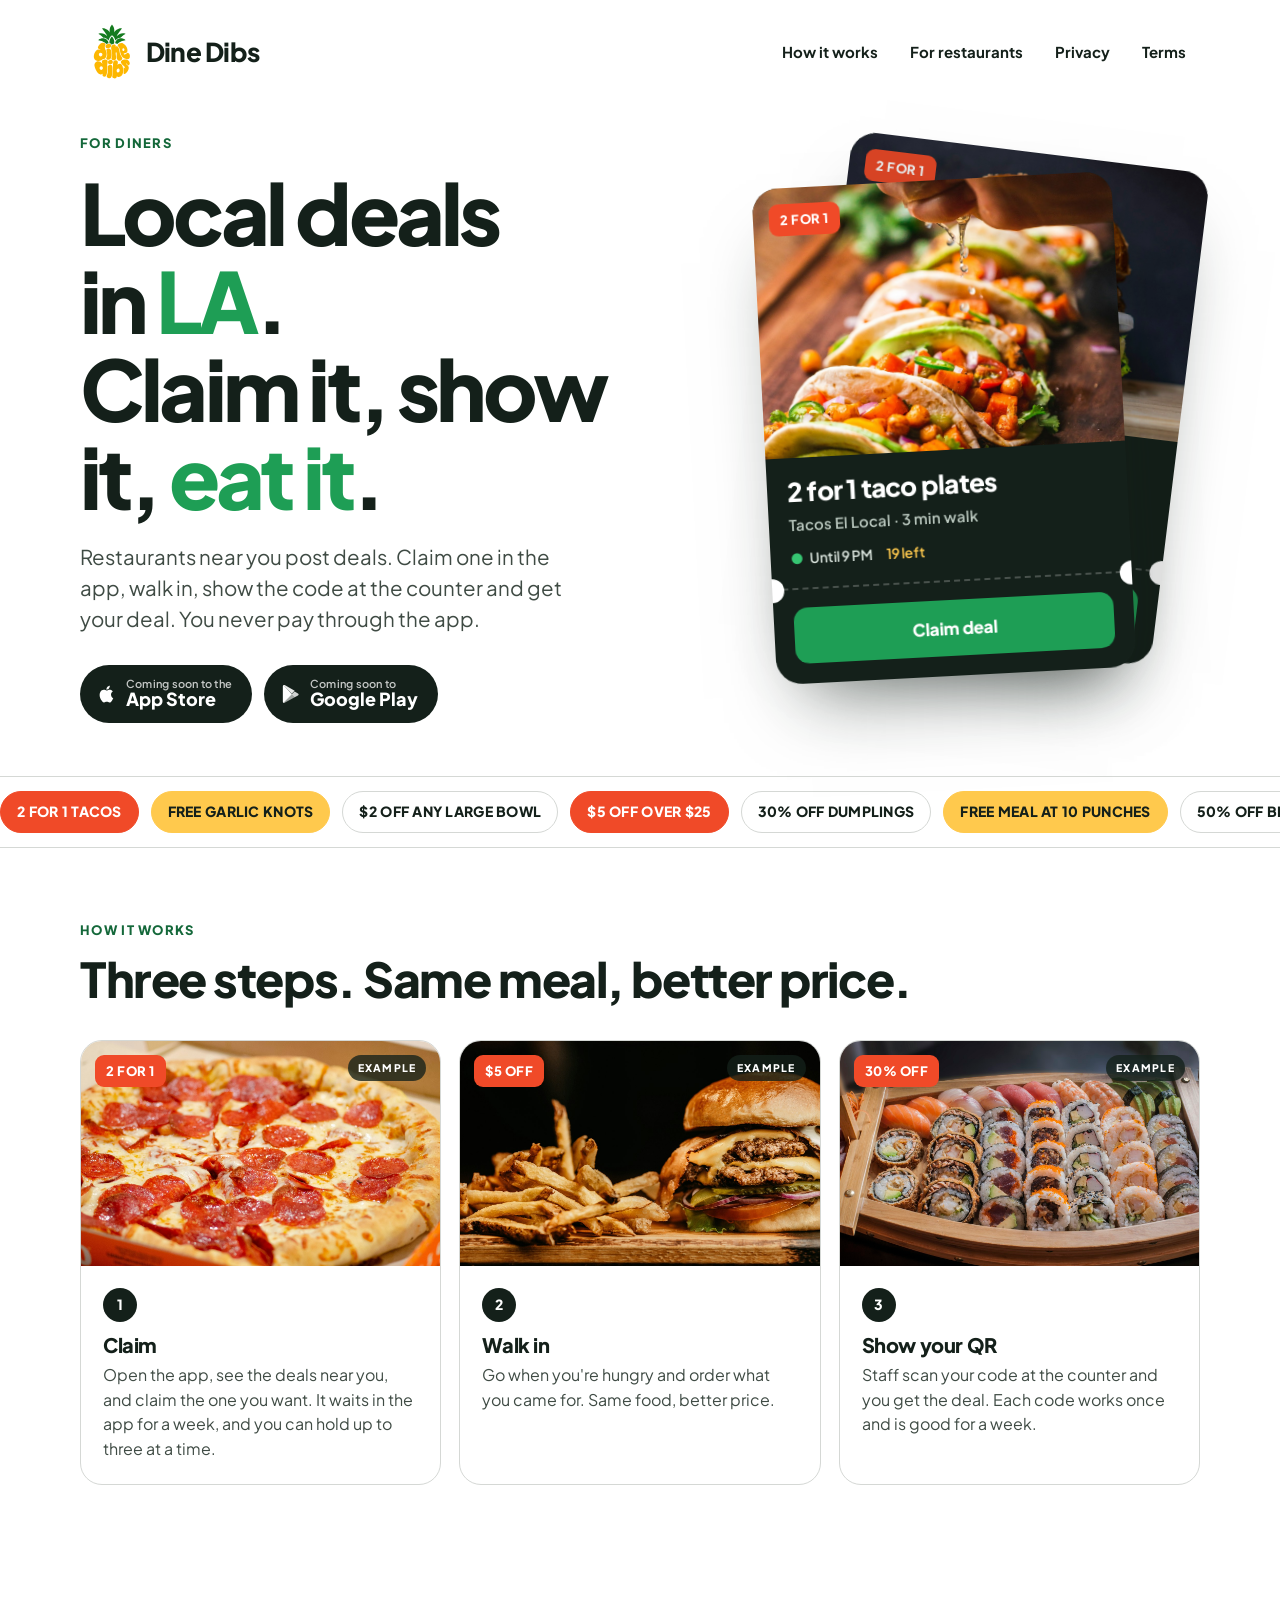
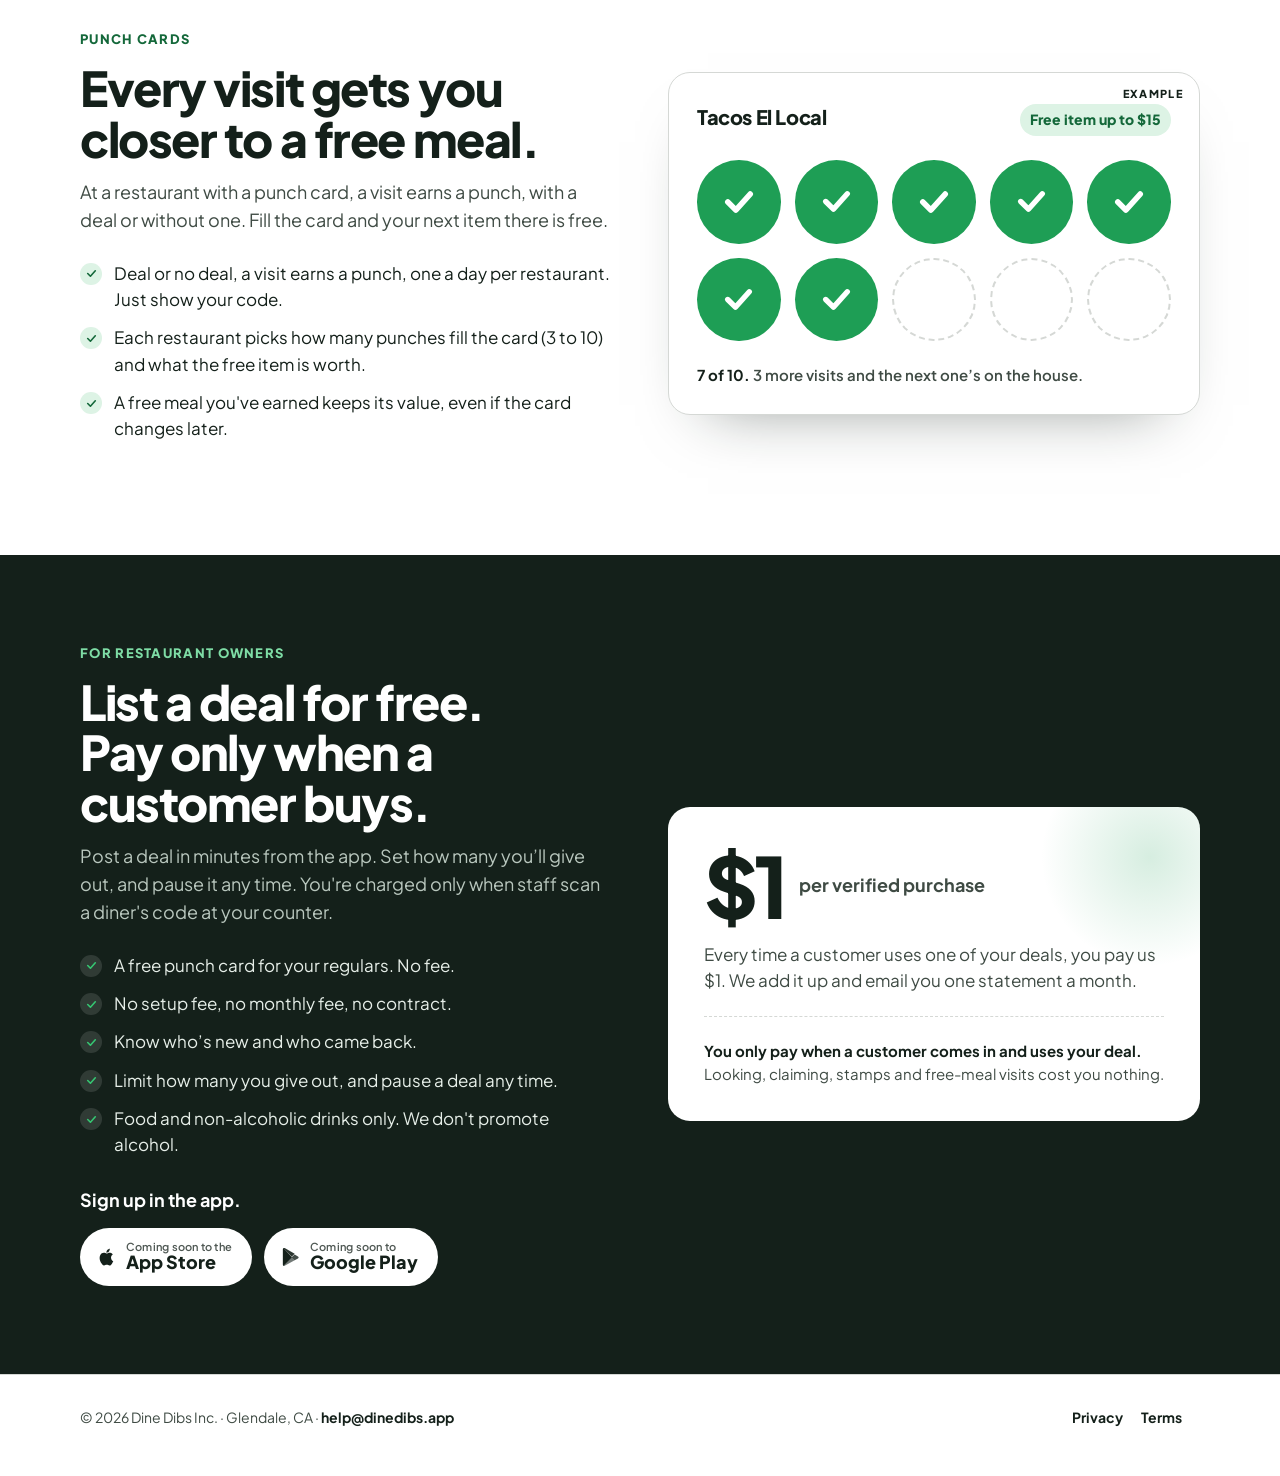
<file: index.html>
<!doctype html>
<html lang="en">
<head>
<meta charset="utf-8">
<meta name="viewport" content="width=device-width, initial-scale=1">
<title>Dine Dibs · Local deals in Glendale</title>
<meta name="description" content="Dine Dibs shows deals from restaurants near you in Glendale, CA. Claim one, walk in, show your QR code. Free for diners; restaurants pay $1 per verified purchase.">
<link rel="icon" href="favicon.png" type="image/png">
<link rel="icon" href="dinedibs.svg" type="image/svg+xml">
<meta property="og:title" content="Dine Dibs · Local deals in Glendale">
<meta property="og:description" content="Claim it. Show it. Eat it. Local restaurant deals in Glendale, CA.">
<meta property="og:url" content="https://dinedibs.app/">
<meta property="og:image" content="https://dinedibs.app/img/seed/tacos.jpg">
<link rel="preconnect" href="https://fonts.googleapis.com">
<link rel="preconnect" href="https://fonts.gstatic.com" crossorigin>
<link rel="stylesheet" href="https://fonts.googleapis.com/css2?family=Plus+Jakarta+Sans:wght@400;600;700;800&display=swap">
<link rel="stylesheet" href="style.css">
</head>
<body>
<header class="wrap top">
  <a class="logo" href="/"><img src="dinedibs.svg" alt="" width="64" height="64">Dine Dibs</a>
  <nav class="nav">
    <a href="#how">How it works</a>
    <a href="#restaurants">For restaurants</a>
    <a href="privacy.html" class="legal-link">Privacy</a>
    <a href="terms.html" class="legal-link">Terms</a>
  </nav>
</header>

<main>
  <section class="wrap hero">
    <div>
      <div class="eyebrow">For diners</div>
      <h1>Local deals in <span class="la">LA</span>.<br><span class="tag">Claim it, show it, <span class="la">eat it</span>.</span></h1>
      <p class="lede">Restaurants near you post deals. Claim one in the app, walk in, show the code at the counter and get your deal. You never pay through the app.</p>
      <div class="cta">
        <!-- Not links yet: the listings are not live. When they are, turn each <span class="… soon"> back into
             <a href="…listing…"> and put the "Download on the" / "Get it on" wording back. -->
        <span class="btn dark store soon" role="img" aria-label="Coming soon to the App Store"><svg viewBox="0 0 24 24" width="22" height="22" fill="currentColor" aria-hidden="true"><path d="M16.37 12.7c0-2.3 1.88-3.4 1.97-3.46-1.07-1.57-2.74-1.78-3.33-1.8-1.42-.15-2.77.83-3.49.83-.72 0-1.83-.81-3-.79-1.55.02-2.97.9-3.77 2.28-1.61 2.79-.41 6.92 1.16 9.19.77 1.11 1.68 2.36 2.87 2.31 1.15-.05 1.59-.75 2.98-.75s1.78.75 3 .72c1.24-.02 2.03-1.13 2.79-2.25.88-1.29 1.24-2.54 1.26-2.6-.03-.01-2.42-.93-2.44-3.68zM14.08 5.95c.63-.77 1.06-1.84.94-2.9-.91.04-2.02.61-2.67 1.37-.58.68-1.1 1.77-.96 2.81 1.02.08 2.05-.52 2.69-1.28z"/></svg><span><small>Coming soon to the</small>App Store</span></span>
        <span class="btn dark store soon" role="img" aria-label="Coming soon to Google Play"><svg viewBox="0 0 24 24" width="22" height="22" fill="currentColor" aria-hidden="true"><path d="M3.6 2.4c-.3.3-.5.8-.5 1.4v16.4c0 .6.2 1.1.5 1.4l.1.1 9.2-9.2v-.2L3.7 2.3l-.1.1z"/><path d="M15.9 15.6l-3.1-3.1v-.2l3.1-3.1.1.1 3.6 2.1c1 .6 1 1.5 0 2.1l-3.6 2.1h-.1z" opacity=".8"/><path d="M16 15.5l-3.2-3.2-9.2 9.2c.3.4.9.4 1.5.1L16 15.5z" opacity=".6"/><path d="M16 8.5L5.1 2.3c-.6-.3-1.2-.3-1.5.1l9.2 9.2L16 8.5z" opacity=".9"/></svg><span><small>Coming soon to</small>Google Play</span></span>
      </div>
    </div>

    <div class="stack" aria-hidden="true">
      <div class="ticket back">
        <div class="art"><img src="img/burger-tall.jpg" alt=""><span class="badge">2 FOR 1</span></div>
        <div class="body">
          <div class="title">2 for 1 burgers</div>
          <div class="sub">The Burger Spot · 1 min walk</div>
          <div class="meta"><span class="live">Until 3 PM</span></div>
        </div>
        <div class="tear"></div>
        <span class="claim">Claim deal</span>
      </div>
      <div class="ticket front">
        <div class="art"><img src="img/seed/tacos.jpg" alt=""><span class="badge">2 FOR 1</span></div>
        <div class="body">
          <div class="title">2 for 1 taco plates</div>
          <div class="sub">Tacos El Local · 3 min walk</div>
          <div class="meta"><span class="live">Until 9 PM</span><span class="left">19 left</span></div>
        </div>
        <div class="tear"></div>
        <span class="claim">Claim deal</span>
      </div>
    </div>
  </section>

  <div class="marquee" aria-hidden="true">
    <div class="track">
      <div class="set"><span class="hot">2 FOR 1 TACOS</span><span class="free">FREE GARLIC KNOTS</span><span>$2 OFF ANY LARGE BOWL</span><span class="hot">$5 OFF OVER $25</span><span>30% OFF DUMPLINGS</span><span class="free">FREE MEAL AT 10 PUNCHES</span><span>50% OFF BRUNCH</span><span class="hot">$5 OFF STEAK FRITES</span></div>
      <div class="set" aria-hidden="true"><span class="hot">2 FOR 1 TACOS</span><span class="free">FREE GARLIC KNOTS</span><span>$2 OFF ANY LARGE BOWL</span><span class="hot">$5 OFF OVER $25</span><span>30% OFF DUMPLINGS</span><span class="free">FREE MEAL AT 10 PUNCHES</span><span>50% OFF BRUNCH</span><span class="hot">$5 OFF STEAK FRITES</span></div>
      <div class="set" aria-hidden="true"><span class="hot">2 FOR 1 TACOS</span><span class="free">FREE GARLIC KNOTS</span><span>$2 OFF ANY LARGE BOWL</span><span class="hot">$5 OFF OVER $25</span><span>30% OFF DUMPLINGS</span><span class="free">FREE MEAL AT 10 PUNCHES</span><span>50% OFF BRUNCH</span><span class="hot">$5 OFF STEAK FRITES</span></div>
      <div class="set" aria-hidden="true"><span class="hot">2 FOR 1 TACOS</span><span class="free">FREE GARLIC KNOTS</span><span>$2 OFF ANY LARGE BOWL</span><span class="hot">$5 OFF OVER $25</span><span>30% OFF DUMPLINGS</span><span class="free">FREE MEAL AT 10 PUNCHES</span><span>50% OFF BRUNCH</span><span class="hot">$5 OFF STEAK FRITES</span></div>
      <div class="set" aria-hidden="true"><span class="hot">2 FOR 1 TACOS</span><span class="free">FREE GARLIC KNOTS</span><span>$2 OFF ANY LARGE BOWL</span><span class="hot">$5 OFF OVER $25</span><span>30% OFF DUMPLINGS</span><span class="free">FREE MEAL AT 10 PUNCHES</span><span>50% OFF BRUNCH</span><span class="hot">$5 OFF STEAK FRITES</span></div>
      <div class="set" aria-hidden="true"><span class="hot">2 FOR 1 TACOS</span><span class="free">FREE GARLIC KNOTS</span><span>$2 OFF ANY LARGE BOWL</span><span class="hot">$5 OFF OVER $25</span><span>30% OFF DUMPLINGS</span><span class="free">FREE MEAL AT 10 PUNCHES</span><span>50% OFF BRUNCH</span><span class="hot">$5 OFF STEAK FRITES</span></div>
    </div>
  </div>

  <section id="how">
    <div class="wrap">
      <div class="eyebrow">How it works</div>
      <h2>Three steps. Same meal, better price.</h2>
      <div class="steps">
        <div class="step"><div class="art"><img src="img/pizza-pepperoni.jpg" alt="Pepperoni pizza"><span class="badge">2 FOR 1</span><span class="example">Example</span></div><div class="in"><span class="n">1</span><h3>Claim</h3><p>Open the app, see the deals near you, and claim the one you want. It waits in the app for a week, and you can hold up to three at a time.</p></div></div>
        <div class="step"><div class="art"><img src="img/burger-fries.jpg" alt="Double cheeseburger and fries"><span class="badge">$5 OFF</span><span class="example">Example</span></div><div class="in"><span class="n">2</span><h3>Walk in</h3><p>Go when you're hungry and order what you came for. Same food, better price.</p></div></div>
        <div class="step"><div class="art"><img src="img/sushi-boat.jpg" alt="Sushi boat"><span class="badge">30% OFF</span><span class="example">Example</span></div><div class="in"><span class="n">3</span><h3>Show your QR</h3><p>Staff scan your code at the counter and you get the deal. Each code works once and is good for a week.</p></div></div>
      </div>
    </div>
  </section>

  <section>
    <div class="wrap split">
      <div>
        <div class="eyebrow">Punch cards</div>
        <h2>Every visit gets you closer to a free meal.</h2>
        <p class="sub">At a restaurant with a punch card, a visit earns a punch, with a deal or without one. Fill the card and your next item there is free.</p>
        <ul class="facts">
          <li>Deal or no deal, a visit earns a punch, one a day per restaurant. Just show your code.</li>
          <li>Each restaurant picks how many punches fill the card (3 to 10) and what the free item is worth.</li>
          <li>A free meal you've earned keeps its value, even if the card changes later.</li>
        </ul>
      </div>
      <div class="card" aria-hidden="true">
        <div class="example">Example</div>
        <div class="head"><span class="name">Tacos El Local</span><span class="val">Free item up to $15</span></div>
        <div class="dots"><i class="on"></i><i class="on"></i><i class="on"></i><i class="on"></i><i class="on"></i><i class="on"></i><i class="on"></i><i></i><i></i><i></i></div>
        <div class="foot"><b>7 of 10.</b> 3 more visits and the next one’s on the house.</div>
      </div>
    </div>
  </section>

  <section id="restaurants" class="biz">
    <div class="wrap split">
      <div>
        <div class="eyebrow">For restaurant owners</div>
        <h2>List a deal for free. Pay only when a customer buys.</h2>
        <p class="sub">Post a deal in minutes from the app. Set how many you’ll give out, and pause it any time. You're charged only when staff scan a diner's code at your counter.</p>
        <ul class="facts">
          <li>A free punch card for your regulars. No fee.</li>
          <li>No setup fee, no monthly fee, no contract.</li>
          <li>Know who’s new and who came back.</li>
          <li>Limit how many you give out, and pause a deal any time.</li>
          <li>Food and non-alcoholic drinks only. We don't promote alcohol.</li>
        </ul>
        <p class="sub" style="margin-top:28px;font-weight:700;color:#fff">Sign up in the app.</p>
        <div class="cta" style="margin-top:14px;display:flex;gap:12px;flex-wrap:wrap">
          <!-- Same as the hero: not links until the listings are live. -->
          <span class="btn store light soon" role="img" aria-label="Coming soon to the App Store"><svg viewBox="0 0 24 24" width="22" height="22" fill="currentColor" aria-hidden="true"><path d="M16.37 12.7c0-2.3 1.88-3.4 1.97-3.46-1.07-1.57-2.74-1.78-3.33-1.8-1.42-.15-2.77.83-3.49.83-.72 0-1.83-.81-3-.79-1.55.02-2.97.9-3.77 2.28-1.61 2.79-.41 6.92 1.16 9.19.77 1.11 1.68 2.36 2.87 2.31 1.15-.05 1.59-.75 2.98-.75s1.78.75 3 .72c1.24-.02 2.03-1.13 2.79-2.25.88-1.29 1.24-2.54 1.26-2.6-.03-.01-2.42-.93-2.44-3.68zM14.08 5.95c.63-.77 1.06-1.84.94-2.9-.91.04-2.02.61-2.67 1.37-.58.68-1.1 1.77-.96 2.81 1.02.08 2.05-.52 2.69-1.28z"/></svg><span><small>Coming soon to the</small>App Store</span></span>
          <span class="btn store light soon" role="img" aria-label="Coming soon to Google Play"><svg viewBox="0 0 24 24" width="22" height="22" fill="currentColor" aria-hidden="true"><path d="M3.6 2.4c-.3.3-.5.8-.5 1.4v16.4c0 .6.2 1.1.5 1.4l.1.1 9.2-9.2v-.2L3.7 2.3l-.1.1z"/><path d="M15.9 15.6l-3.1-3.1v-.2l3.1-3.1.1.1 3.6 2.1c1 .6 1 1.5 0 2.1l-3.6 2.1h-.1z" opacity=".8"/><path d="M16 15.5l-3.2-3.2-9.2 9.2c.3.4.9.4 1.5.1L16 15.5z" opacity=".6"/><path d="M16 8.5L5.1 2.3c-.6-.3-1.2-.3-1.5.1l9.2 9.2L16 8.5z" opacity=".9"/></svg><span><small>Coming soon to</small>Google Play</span></span>
        </div>
      </div>
      <div class="price">
        <div class="big"><span>$1</span><small>per verified purchase</small></div>
        <p>Every time a customer uses one of your deals, you pay us $1. We add it up and email you one statement a month.</p>
        <div class="free"><b>You only pay when a customer comes in and uses your deal.</b> Looking, claiming, stamps and free-meal visits cost you nothing.</div>
      </div>
    </div>
  </section>
</main>

<footer>
  <div class="wrap row">
    <div>© 2026 Dine Dibs Inc. · Glendale, CA · <a href="mailto:help@dinedibs.app" style="margin:0">help@dinedibs.app</a></div>
    <div><a href="privacy.html">Privacy</a><a href="terms.html">Terms</a></div>
  </div>
</footer>
</body>
</html>
</file>
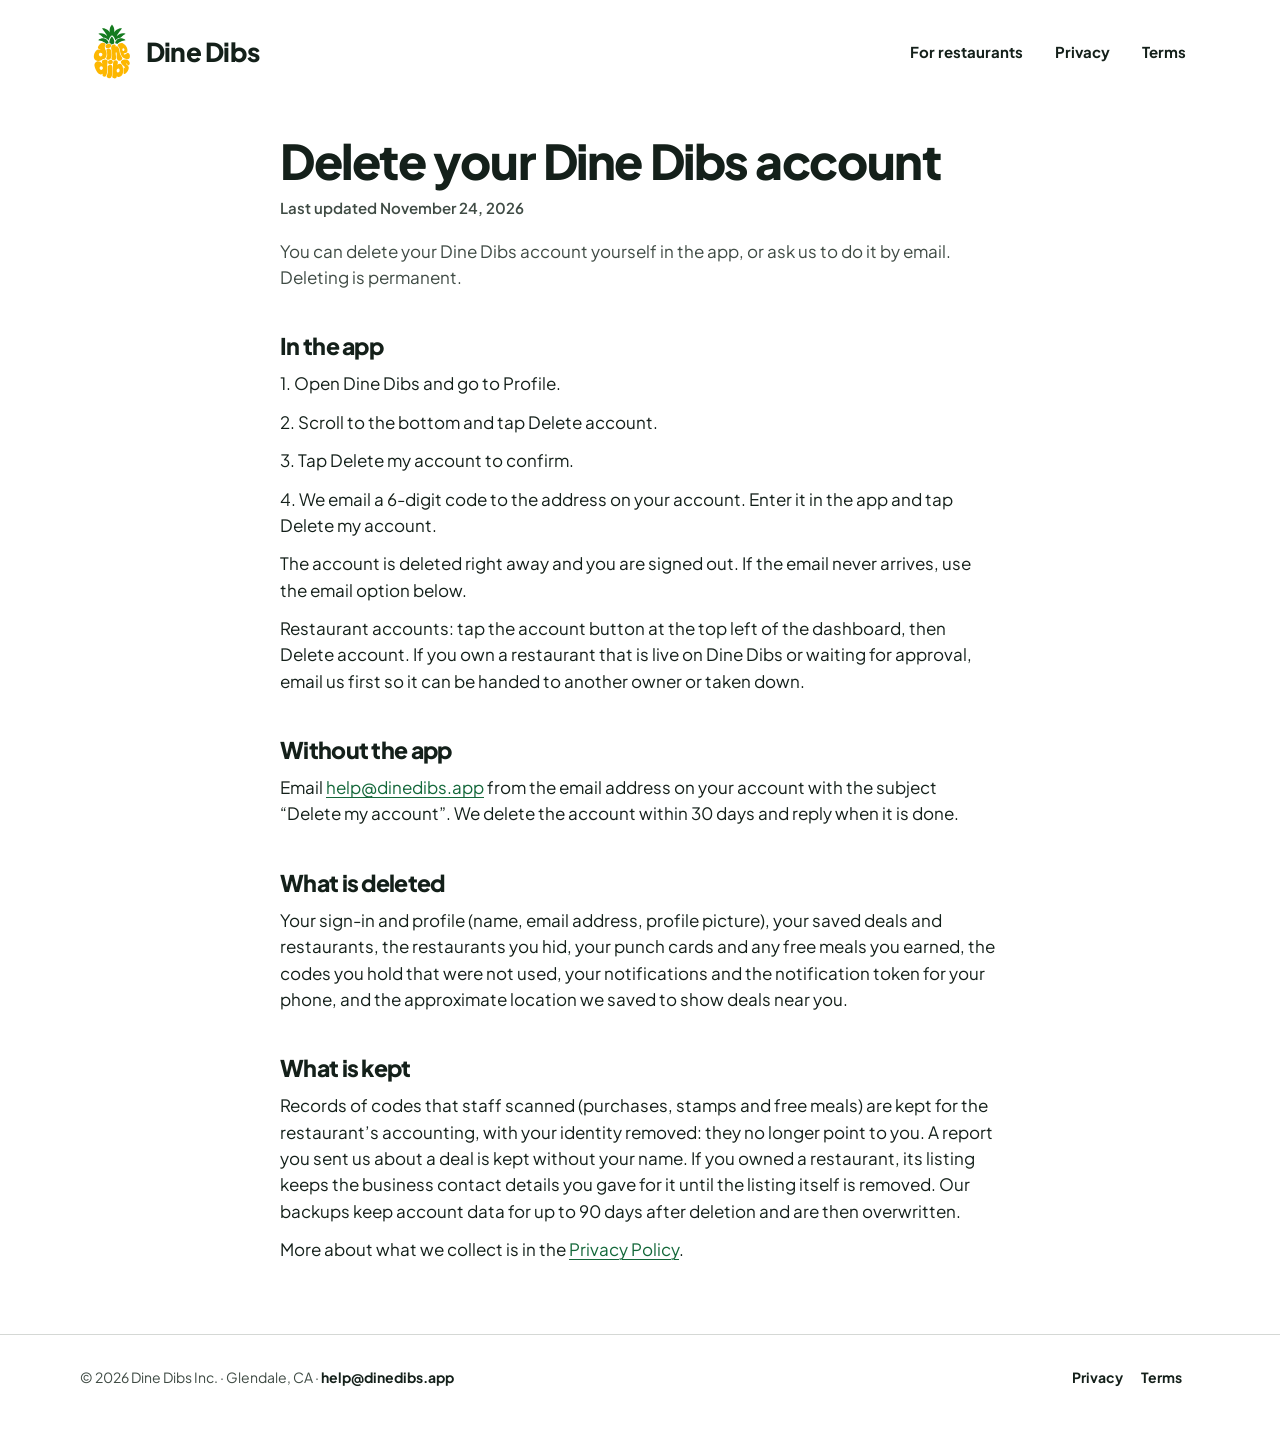
<file: delete-account.html>
<!doctype html>
<html lang="en">
<head>
<meta charset="utf-8">
<meta name="viewport" content="width=device-width, initial-scale=1">
<title>Delete your account · Dine Dibs</title>
<meta name="description" content="How to delete your Dine Dibs account, what is deleted and what is kept.">
<link rel="icon" href="favicon.png" type="image/png">
<link rel="icon" href="dinedibs.svg" type="image/svg+xml">
<link rel="preconnect" href="https://fonts.googleapis.com">
<link rel="preconnect" href="https://fonts.gstatic.com" crossorigin>
<link rel="stylesheet" href="https://fonts.googleapis.com/css2?family=Plus+Jakarta+Sans:wght@400;600;700;800&display=swap">
<link rel="stylesheet" href="style.css">
</head>
<body>
<header class="wrap top">
  <a class="logo" href="/"><img src="dinedibs.svg" alt="" width="64" height="64">Dine Dibs</a>
  <nav class="nav"><a href="/#restaurants">For restaurants</a><a href="privacy.html">Privacy</a><a href="terms.html">Terms</a></nav>
</header>
<main class="wrap narrow legal">
<h1>Delete your Dine Dibs account</h1>
<p class="updated">Last updated November 24, 2026</p>
<p class="intro">You can delete your Dine Dibs account yourself in the app, or ask us to do it by email. Deleting is permanent.</p>

<h2>In the app</h2>
<p>1. Open Dine Dibs and go to Profile.</p>
<p>2. Scroll to the bottom and tap Delete account.</p>
<p>3. Tap Delete my account to confirm.</p>
<p>4. We email a 6-digit code to the address on your account. Enter it in the app and tap Delete my account.</p>
<p>The account is deleted right away and you are signed out. If the email never arrives, use the email option below.</p>
<p>Restaurant accounts: tap the account button at the top left of the dashboard, then Delete account. If you own a restaurant that is live on Dine Dibs or waiting for approval, email us first so it can be handed to another owner or taken down.</p>

<h2>Without the app</h2>
<p>Email <a href="mailto:help@dinedibs.app">help@dinedibs.app</a> from the email address on your account with the subject “Delete my account”. We delete the account within 30 days and reply when it is done.</p>

<h2>What is deleted</h2>
<p>Your sign-in and profile (name, email address, profile picture), your saved deals and restaurants, the restaurants you hid, your punch cards and any free meals you earned, the codes you hold that were not used, your notifications and the notification token for your phone, and the approximate location we saved to show deals near you.</p>

<h2>What is kept</h2>
<p>Records of codes that staff scanned (purchases, stamps and free meals) are kept for the restaurant’s accounting, with your identity removed: they no longer point to you. A report you sent us about a deal is kept without your name. If you owned a restaurant, its listing keeps the business contact details you gave for it until the listing itself is removed. Our backups keep account data for up to 90 days after deletion and are then overwritten.</p>

<p>More about what we collect is in the <a href="privacy.html">Privacy Policy</a>.</p>
</main>
<footer>
  <div class="wrap row">
    <div>© 2026 Dine Dibs Inc. · Glendale, CA · <a href="mailto:help@dinedibs.app" style="margin:0">help@dinedibs.app</a></div>
    <div><a href="privacy.html">Privacy</a><a href="terms.html">Terms</a></div>
  </div>
</footer>
</body>
</html>
</file>
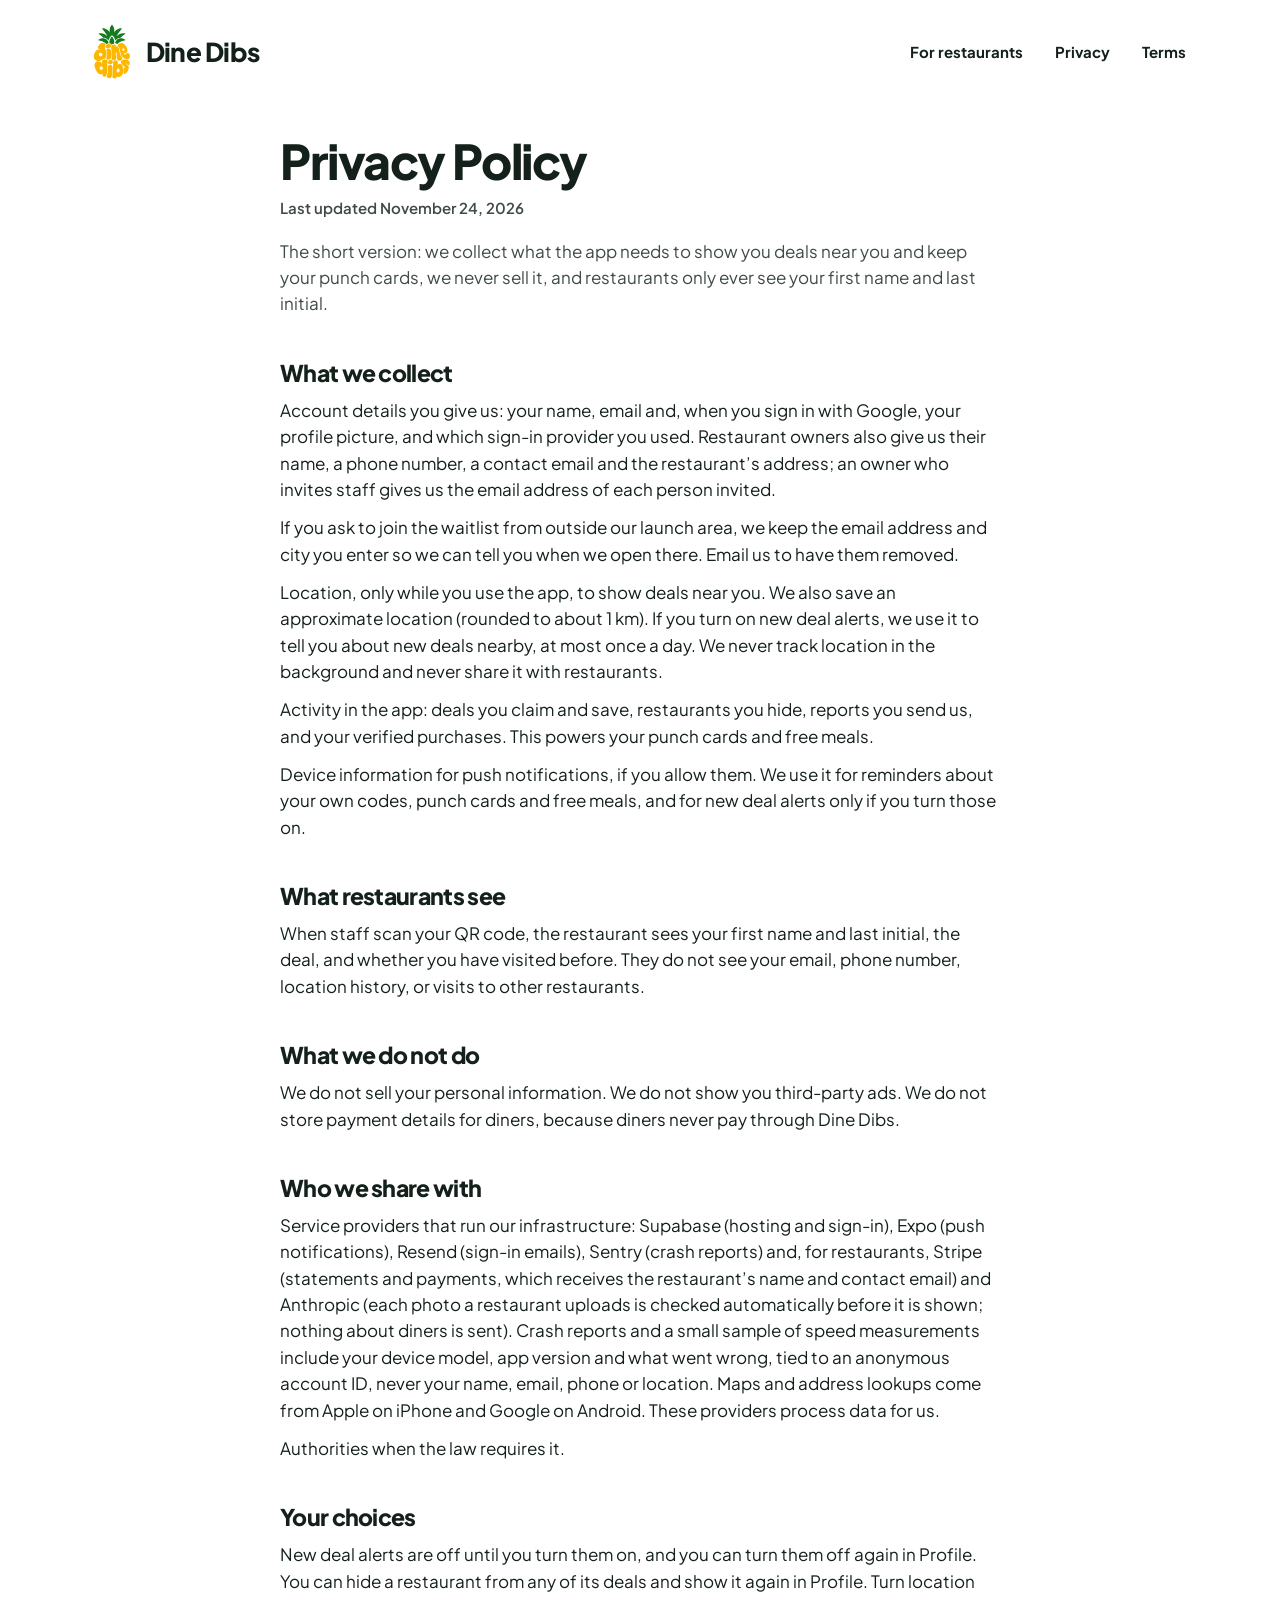
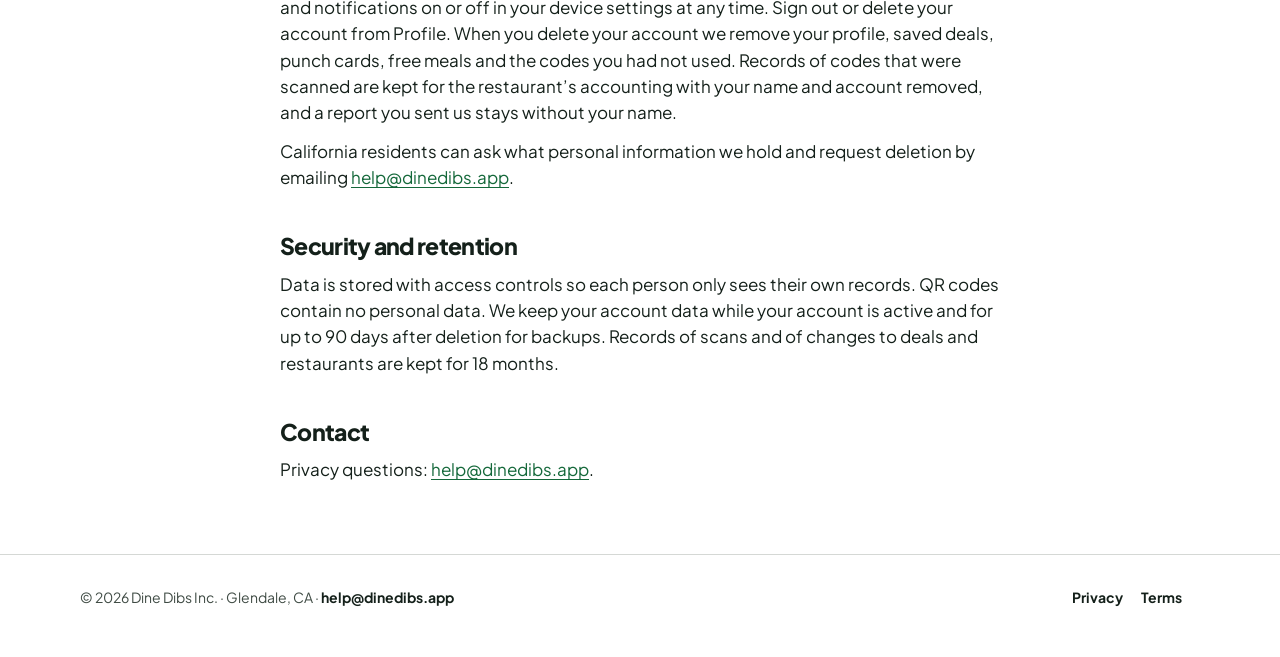
<file: privacy.html>
<!doctype html>
<html lang="en">
<head>
<meta charset="utf-8">
<meta name="viewport" content="width=device-width, initial-scale=1">
<title>Privacy Policy · Dine Dibs</title>
<meta name="description" content="What Dine Dibs collects, what restaurants see, and your choices.">
<link rel="icon" href="favicon.png" type="image/png">
<link rel="icon" href="dinedibs.svg" type="image/svg+xml">
<link rel="preconnect" href="https://fonts.googleapis.com">
<link rel="preconnect" href="https://fonts.gstatic.com" crossorigin>
<link rel="stylesheet" href="https://fonts.googleapis.com/css2?family=Plus+Jakarta+Sans:wght@400;600;700;800&display=swap">
<link rel="stylesheet" href="style.css">
</head>
<body>
<header class="wrap top">
  <a class="logo" href="/"><img src="dinedibs.svg" alt="" width="64" height="64">Dine Dibs</a>
  <nav class="nav"><a href="/#restaurants">For restaurants</a><a href="privacy.html">Privacy</a><a href="terms.html">Terms</a></nav>
</header>
<main class="wrap narrow legal">
<h1>Privacy Policy</h1>
<p class="updated">Last updated November 24, 2026</p>
<p class="intro">The short version: we collect what the app needs to show you deals near you and keep your punch cards, we never sell it, and restaurants only ever see your first name and last initial.</p>

<h2>What we collect</h2>
<p>Account details you give us: your name, email and, when you sign in with Google, your profile picture, and which sign-in provider you used. Restaurant owners also give us their name, a phone number, a contact email and the restaurant’s address; an owner who invites staff gives us the email address of each person invited.</p>
<p>If you ask to join the waitlist from outside our launch area, we keep the email address and city you enter so we can tell you when we open there. Email us to have them removed.</p>
<p>Location, only while you use the app, to show deals near you. We also save an approximate location (rounded to about 1 km). If you turn on new deal alerts, we use it to tell you about new deals nearby, at most once a day. We never track location in the background and never share it with restaurants.</p>
<p>Activity in the app: deals you claim and save, restaurants you hide, reports you send us, and your verified purchases. This powers your punch cards and free meals.</p>
<p>Device information for push notifications, if you allow them. We use it for reminders about your own codes, punch cards and free meals, and for new deal alerts only if you turn those on.</p>

<h2>What restaurants see</h2>
<p>When staff scan your QR code, the restaurant sees your first name and last initial, the deal, and whether you have visited before. They do not see your email, phone number, location history, or visits to other restaurants.</p>

<h2>What we do not do</h2>
<p>We do not sell your personal information. We do not show you third-party ads. We do not store payment details for diners, because diners never pay through Dine Dibs.</p>

<h2>Who we share with</h2>
<p>Service providers that run our infrastructure: Supabase (hosting and sign-in), Expo (push notifications), Resend (sign-in emails), Sentry (crash reports) and, for restaurants, Stripe (statements and payments, which receives the restaurant’s name and contact email) and Anthropic (each photo a restaurant uploads is checked automatically before it is shown; nothing about diners is sent). Crash reports and a small sample of speed measurements include your device model, app version and what went wrong, tied to an anonymous account ID, never your name, email, phone or location. Maps and address lookups come from Apple on iPhone and Google on Android. These providers process data for us.</p>
<p>Authorities when the law requires it.</p>

<h2>Your choices</h2>
<p>New deal alerts are off until you turn them on, and you can turn them off again in Profile. You can hide a restaurant from any of its deals and show it again in Profile. Turn location and notifications on or off in your device settings at any time. Sign out or delete your account from Profile. When you delete your account we remove your profile, saved deals, punch cards, free meals and the codes you had not used. Records of codes that were scanned are kept for the restaurant’s accounting with your name and account removed, and a report you sent us stays without your name.</p>
<p>California residents can ask what personal information we hold and request deletion by emailing <a href="mailto:help@dinedibs.app">help@dinedibs.app</a>.</p>

<h2>Security and retention</h2>
<p>Data is stored with access controls so each person only sees their own records. QR codes contain no personal data. We keep your account data while your account is active and for up to 90 days after deletion for backups. Records of scans and of changes to deals and restaurants are kept for 18 months.</p>

<h2>Contact</h2>
<p>Privacy questions: <a href="mailto:help@dinedibs.app">help@dinedibs.app</a>.</p>
</main>
<footer>
  <div class="wrap row">
    <div>© 2026 Dine Dibs Inc. · Glendale, CA · <a href="mailto:help@dinedibs.app" style="margin:0">help@dinedibs.app</a></div>
    <div><a href="privacy.html">Privacy</a><a href="terms.html">Terms</a></div>
  </div>
</footer>
</body>
</html>
</file>
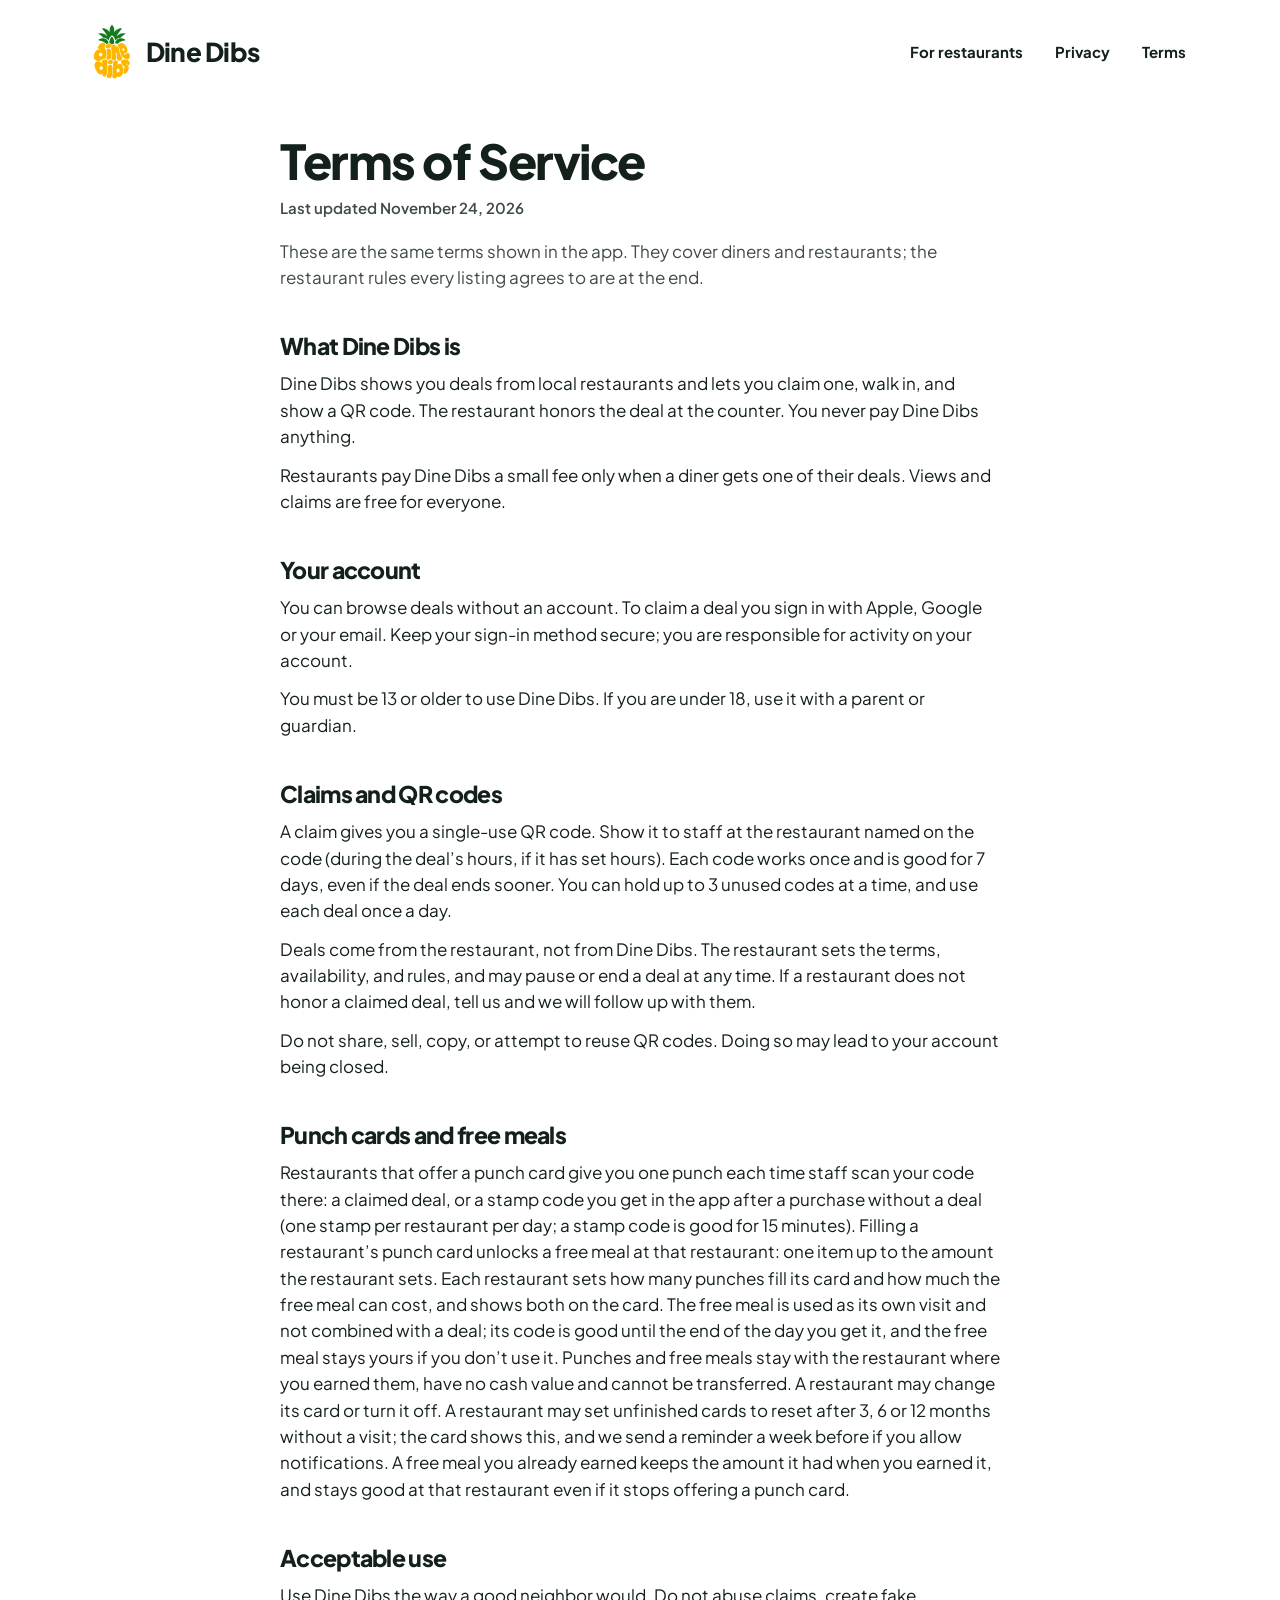
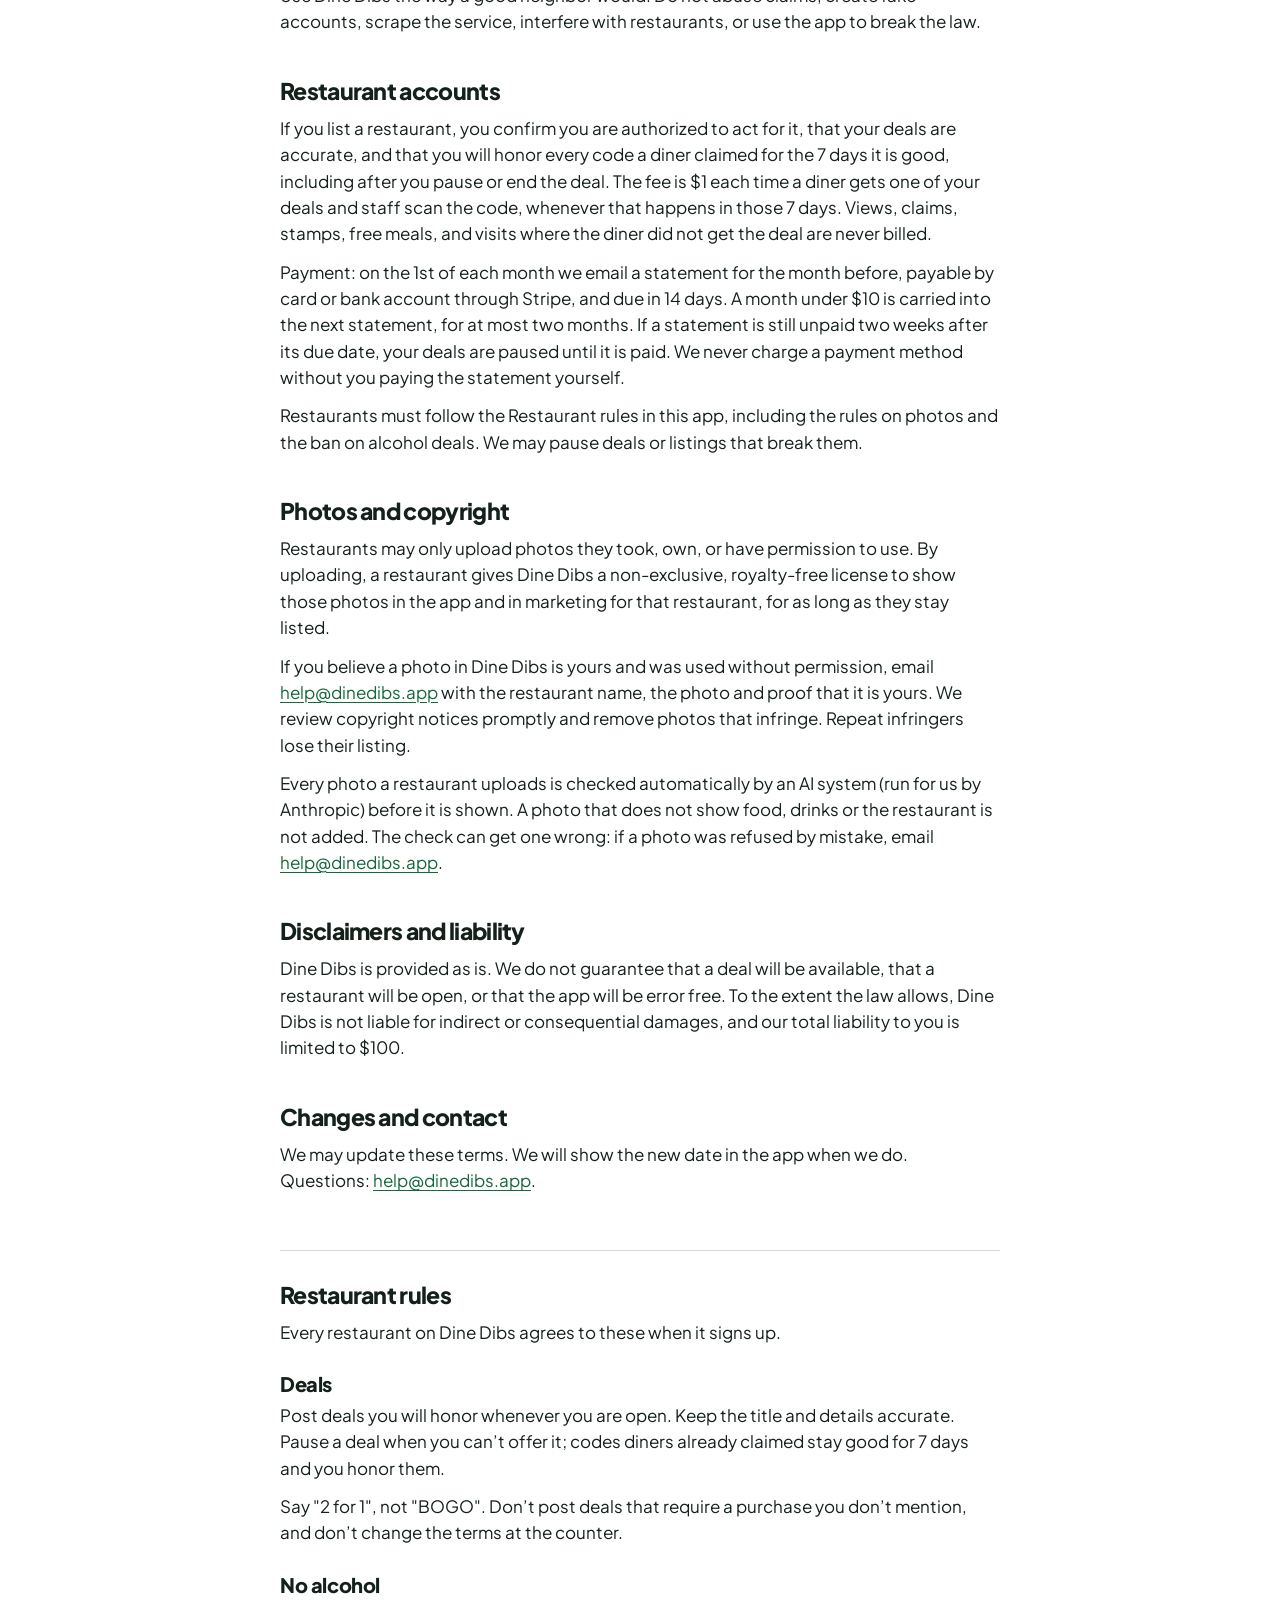
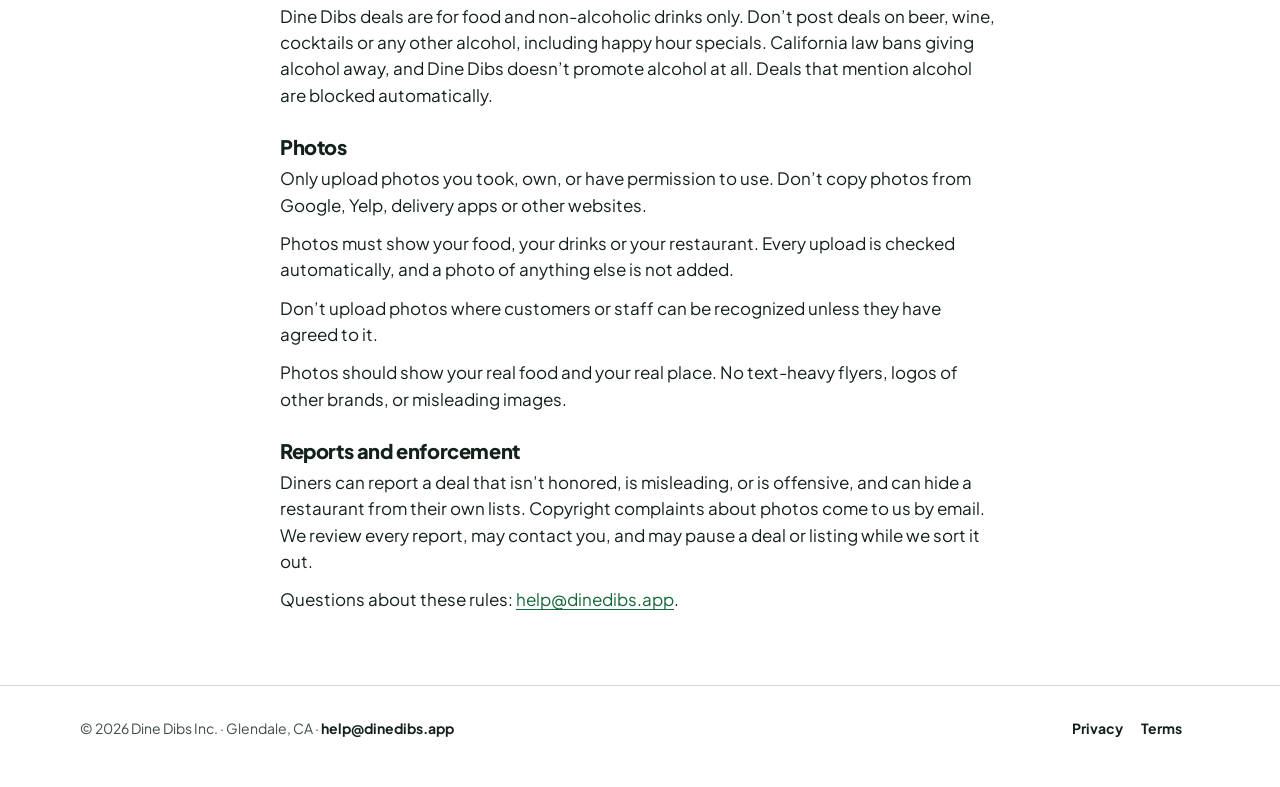
<file: terms.html>
<!doctype html>
<html lang="en">
<head>
<meta charset="utf-8">
<meta name="viewport" content="width=device-width, initial-scale=1">
<title>Terms of Service · Dine Dibs</title>
<meta name="description" content="The terms for diners and restaurants using Dine Dibs, and the rules every restaurant agrees to.">
<link rel="icon" href="favicon.png" type="image/png">
<link rel="icon" href="dinedibs.svg" type="image/svg+xml">
<link rel="preconnect" href="https://fonts.googleapis.com">
<link rel="preconnect" href="https://fonts.gstatic.com" crossorigin>
<link rel="stylesheet" href="https://fonts.googleapis.com/css2?family=Plus+Jakarta+Sans:wght@400;600;700;800&display=swap">
<link rel="stylesheet" href="style.css">
</head>
<body>
<header class="wrap top">
  <a class="logo" href="/"><img src="dinedibs.svg" alt="" width="64" height="64">Dine Dibs</a>
  <nav class="nav"><a href="/#restaurants">For restaurants</a><a href="privacy.html">Privacy</a><a href="terms.html">Terms</a></nav>
</header>
<main class="wrap narrow legal">
<h1>Terms of Service</h1>
<p class="updated">Last updated November 24, 2026</p>
<p class="intro">These are the same terms shown in the app. They cover diners and restaurants; the restaurant rules every listing agrees to are at the end.</p>

<h2>What Dine Dibs is</h2>
<p>Dine Dibs shows you deals from local restaurants and lets you claim one, walk in, and show a QR code. The restaurant honors the deal at the counter. You never pay Dine Dibs anything.</p>
<p>Restaurants pay Dine Dibs a small fee only when a diner gets one of their deals. Views and claims are free for everyone.</p>

<h2>Your account</h2>
<p>You can browse deals without an account. To claim a deal you sign in with Apple, Google or your email. Keep your sign-in method secure; you are responsible for activity on your account.</p>
<p>You must be 13 or older to use Dine Dibs. If you are under 18, use it with a parent or guardian.</p>

<h2>Claims and QR codes</h2>
<p>A claim gives you a single-use QR code. Show it to staff at the restaurant named on the code (during the deal’s hours, if it has set hours). Each code works once and is good for 7 days, even if the deal ends sooner. You can hold up to 3 unused codes at a time, and use each deal once a day.</p>
<p>Deals come from the restaurant, not from Dine Dibs. The restaurant sets the terms, availability, and rules, and may pause or end a deal at any time. If a restaurant does not honor a claimed deal, tell us and we will follow up with them.</p>
<p>Do not share, sell, copy, or attempt to reuse QR codes. Doing so may lead to your account being closed.</p>

<h2>Punch cards and free meals</h2>
<p>Restaurants that offer a punch card give you one punch each time staff scan your code there: a claimed deal, or a stamp code you get in the app after a purchase without a deal (one stamp per restaurant per day; a stamp code is good for 15 minutes). Filling a restaurant’s punch card unlocks a free meal at that restaurant: one item up to the amount the restaurant sets. Each restaurant sets how many punches fill its card and how much the free meal can cost, and shows both on the card. The free meal is used as its own visit and not combined with a deal; its code is good until the end of the day you get it, and the free meal stays yours if you don’t use it. Punches and free meals stay with the restaurant where you earned them, have no cash value and cannot be transferred. A restaurant may change its card or turn it off. A restaurant may set unfinished cards to reset after 3, 6 or 12 months without a visit; the card shows this, and we send a reminder a week before if you allow notifications. A free meal you already earned keeps the amount it had when you earned it, and stays good at that restaurant even if it stops offering a punch card.</p>

<h2>Acceptable use</h2>
<p>Use Dine Dibs the way a good neighbor would. Do not abuse claims, create fake accounts, scrape the service, interfere with restaurants, or use the app to break the law.</p>

<h2>Restaurant accounts</h2>
<p>If you list a restaurant, you confirm you are authorized to act for it, that your deals are accurate, and that you will honor every code a diner claimed for the 7 days it is good, including after you pause or end the deal. The fee is $1 each time a diner gets one of your deals and staff scan the code, whenever that happens in those 7 days. Views, claims, stamps, free meals, and visits where the diner did not get the deal are never billed.</p>
<p>Payment: on the 1st of each month we email a statement for the month before, payable by card or bank account through Stripe, and due in 14 days. A month under $10 is carried into the next statement, for at most two months. If a statement is still unpaid two weeks after its due date, your deals are paused until it is paid. We never charge a payment method without you paying the statement yourself.</p>
<p>Restaurants must follow the Restaurant rules in this app, including the rules on photos and the ban on alcohol deals. We may pause deals or listings that break them.</p>

<h2>Photos and copyright</h2>
<p>Restaurants may only upload photos they took, own, or have permission to use. By uploading, a restaurant gives Dine Dibs a non-exclusive, royalty-free license to show those photos in the app and in marketing for that restaurant, for as long as they stay listed.</p>
<p>If you believe a photo in Dine Dibs is yours and was used without permission, email <a href="mailto:help@dinedibs.app">help@dinedibs.app</a> with the restaurant name, the photo and proof that it is yours. We review copyright notices promptly and remove photos that infringe. Repeat infringers lose their listing.</p>
<p>Every photo a restaurant uploads is checked automatically by an AI system (run for us by Anthropic) before it is shown. A photo that does not show food, drinks or the restaurant is not added. The check can get one wrong: if a photo was refused by mistake, email <a href="mailto:help@dinedibs.app">help@dinedibs.app</a>.</p>

<h2>Disclaimers and liability</h2>
<p>Dine Dibs is provided as is. We do not guarantee that a deal will be available, that a restaurant will be open, or that the app will be error free. To the extent the law allows, Dine Dibs is not liable for indirect or consequential damages, and our total liability to you is limited to $100.</p>

<h2>Changes and contact</h2>
<p>We may update these terms. We will show the new date in the app when we do. Questions: <a href="mailto:help@dinedibs.app">help@dinedibs.app</a>.</p>

<div class="rules">
<h2>Restaurant rules</h2>
<p>Every restaurant on Dine Dibs agrees to these when it signs up.</p>
<h3>Deals</h3>
<p>Post deals you will honor whenever you are open. Keep the title and details accurate. Pause a deal when you can’t offer it; codes diners already claimed stay good for 7 days and you honor them.</p>
<p>Say "2 for 1", not "BOGO". Don’t post deals that require a purchase you don’t mention, and don’t change the terms at the counter.</p>

<h3>No alcohol</h3>
<p>Dine Dibs deals are for food and non-alcoholic drinks only. Don’t post deals on beer, wine, cocktails or any other alcohol, including happy hour specials. California law bans giving alcohol away, and Dine Dibs doesn’t promote alcohol at all. Deals that mention alcohol are blocked automatically.</p>

<h3>Photos</h3>
<p>Only upload photos you took, own, or have permission to use. Don’t copy photos from Google, Yelp, delivery apps or other websites.</p>
<p>Photos must show your food, your drinks or your restaurant. Every upload is checked automatically, and a photo of anything else is not added.</p>
<p>Don’t upload photos where customers or staff can be recognized unless they have agreed to it.</p>
<p>Photos should show your real food and your real place. No text-heavy flyers, logos of other brands, or misleading images.</p>

<h3>Reports and enforcement</h3>
<p>Diners can report a deal that isn’t honored, is misleading, or is offensive, and can hide a restaurant from their own lists. Copyright complaints about photos come to us by email. We review every report, may contact you, and may pause a deal or listing while we sort it out.</p>
<p>Questions about these rules: <a href="mailto:help@dinedibs.app">help@dinedibs.app</a>.</p>
</div>
</main>
<footer>
  <div class="wrap row">
    <div>© 2026 Dine Dibs Inc. · Glendale, CA · <a href="mailto:help@dinedibs.app" style="margin:0">help@dinedibs.app</a></div>
    <div><a href="privacy.html">Privacy</a><a href="terms.html">Terms</a></div>
  </div>
</footer>
</body>
</html>
</file>
<file: style.css>
/* Dine Dibs website. Same tokens as the app (prototype.html): green brand, mint background, Plus Jakarta Sans.
   Signature pieces from the app: the dark deal ticket with its tear line, and punch dots. */
:root {
  --bg: #FFFFFF; --card: #FFFFFF; --ink: #14201A; --muted: #3F4B44; --line: #D5D8D5;
  --tint: #F1F2F1; --brand: #1E9E55; --brand-deep: #167A41; --brand-soft: #DDF3E5; --brand-text: #14683A;
  --coral: #F04A28; --yellow: #FFC94D; --dark: #14201A; --dark-2: #1D2B23;
  --radius: 22px;
  --font: "Plus Jakarta Sans", system-ui, -apple-system, "Segoe UI", Roboto, sans-serif;
}
* { box-sizing: border-box; }
html { color-scheme: light; scroll-behavior: smooth; overflow-x: clip; }
body { margin: 0; background: var(--bg); color: var(--ink); font-family: var(--font); font-size: 17px; line-height: 1.55; -webkit-font-smoothing: antialiased; overflow-x: hidden; font-variant-ligatures: none; }
a { color: var(--brand-text); text-decoration-thickness: 1px; text-underline-offset: 3px; }
h1, h2, h3 { line-height: 1.05; letter-spacing: -0.03em; text-wrap: balance; margin: 0; }
h1 { font-size: clamp(44px, 7.2vw, 84px); font-weight: 800; letter-spacing: -0.045em; }
h2 { font-size: clamp(30px, 4.4vw, 48px); font-weight: 800; }
h3 { font-size: 20px; font-weight: 800; letter-spacing: -0.02em; }
p { margin: 0; }
img { max-width: 100%; display: block; }
.wrap { width: min(1120px, 100% - 40px); margin-inline: auto; }
.wrap.narrow { width: min(720px, 100% - 40px); }

/* header */
.top { display: flex; align-items: center; justify-content: space-between; gap: 16px; padding-block: 20px; }
.logo { display: inline-flex; align-items: center; gap: 2px; color: var(--ink); text-decoration: none; font-weight: 800; font-size: 26px; letter-spacing: -0.03em; }
.logo img { width: 64px; height: 64px; }
.nav { display: flex; gap: 4px; flex-wrap: wrap; }
.nav a { color: var(--ink); text-decoration: none; font-weight: 700; font-size: 15px; padding: 10px 14px; border-radius: 999px; }
.nav a:hover { background: var(--tint); }

/* buttons */
.btn { display: inline-flex; align-items: center; justify-content: center; gap: 8px; min-height: 54px; padding: 0 24px; border-radius: 999px; font-weight: 800; font-size: 16px; text-decoration: none; border: 0; cursor: pointer; transition: transform .15s ease, background .15s ease; }
.btn:hover { transform: translateY(-1px); }
.btn.primary { background: var(--brand); color: #fff; }
.btn.primary:hover { background: var(--brand-deep); }
.btn.dark { background: var(--dark); color: #fff; }
.btn.ghost { background: var(--card); color: var(--ink); border: 1.5px solid var(--line); }
.badge { display: inline-block; padding: 6px 11px; border-radius: 9px; background: var(--coral); color: #fff; font-weight: 800; font-size: 13px; letter-spacing: 0.04em; }

/* hero */
.hero { display: grid; grid-template-columns: 1.05fr 0.95fr; gap: 40px; align-items: center; padding-block: 24px 24px; }
.hero h1 .la { position: relative; display: inline-block; color: var(--brand); }
.hero .lede { font-size: clamp(18px, 1.6vw, 21px); color: var(--muted); max-width: 32rem; margin-top: 22px; line-height: 1.5; }
.hero .cta { display: flex; gap: 12px; flex-wrap: wrap; margin-top: 30px; align-items: center; }
.btn.store { padding: 0 20px 0 16px; min-height: 58px; text-align: left; line-height: 1.05; }
.btn.store small { display: block; font-size: 11px; font-weight: 600; opacity: .75; letter-spacing: .02em; }
.btn.store span { font-size: 18px; }
.btn.store, .btn.store:hover, .btn.store:active { transform: none; transition: none; }
.btn.store.light { background: #fff; color: var(--ink); }
/* Until the store listings are live the badges are labels, not links (they used to go nowhere). */
.btn.store.soon { cursor: default; }

/* ticket stack: the app's deal ticket, drawn in HTML */
.stack { position: relative; height: 600px; }
.ticket { position: absolute; width: min(360px, 88%); background: var(--dark); color: #fff; border-radius: 26px; overflow: hidden; box-shadow: 0 40px 70px -30px rgba(20,32,26,.55); transform: rotate(var(--rot, 0deg)); transition: transform .35s ease; }
.ticket.front { left: 50%; top: 50%; translate: -50% -50%; --rot: -3deg; z-index: 2; }
.ticket.back { left: 50%; top: 50%; translate: -34% -56%; --rot: 7deg; z-index: 1; filter: brightness(.9); }
.stack:hover .ticket.front { transform: rotate(-1deg) scale(1.02); }
.ticket .art { aspect-ratio: 4 / 3; position: relative; }
.ticket .art img { width: 100%; height: 100%; object-fit: cover; }
.ticket .art .badge { position: absolute; left: 16px; top: 16px; }
.ticket .body { padding: 20px 20px 0; }
.ticket .title { font-size: 26px; font-weight: 800; letter-spacing: -0.03em; line-height: 1.1; }
.ticket .sub { color: #B9C7BE; margin-top: 6px; font-size: 15px; font-weight: 600; }
.ticket .meta { display: flex; gap: 14px; margin-top: 12px; font-size: 14px; color: #D9E3DC; font-weight: 600; }
.ticket .meta .live::before { content: "●"; color: #36C572; margin-right: 6px; }
.ticket .meta .left { color: var(--yellow); }
.tear { position: relative; height: 0; border-top: 2px dashed rgba(255,255,255,.22); margin: 18px 0 0; }
.tear::before, .tear::after { content: ""; position: absolute; top: -12px; width: 24px; height: 24px; border-radius: 50%; background: var(--bg); }
.tear::before { left: -12px; } .tear::after { right: -12px; }
.ticket .claim { margin: 18px 20px 20px; display: block; text-align: center; background: var(--brand); color: #fff; border-radius: 14px; padding: 15px; font-weight: 800; font-size: 17px; }

/* marquee of real deal shapes */
.marquee { overflow: hidden; border-block: 1.5px solid var(--line); padding-block: 14px; margin-top: 24px; }
.marquee .track { display: flex; width: max-content; animation: slide 36s linear infinite; }
.marquee .set { display: flex; gap: 12px; padding-right: 12px; }
.marquee span { white-space: nowrap; padding: 9px 16px; border-radius: 999px; font-weight: 800; font-size: 14px; letter-spacing: 0.02em; background: var(--card); border: 1.5px solid var(--line); }
.marquee span.hot { background: var(--coral); color: #fff; border-color: var(--coral); }
.marquee span.free { background: var(--yellow); border-color: var(--yellow); }
@keyframes slide { to { transform: translateX(-16.6667%); } } /* six identical sets: one set's width per loop */
@media (prefers-reduced-motion: reduce) { .marquee .track { animation: none; } .ticket, .btn { transition: none; } }

main { overflow-x: clip; }

/* sections */
section { padding-block: 72px; }
.eyebrow { color: var(--brand-text); font-weight: 800; font-size: 13px; letter-spacing: 0.1em; text-transform: uppercase; margin-bottom: 14px; }
.sub { color: var(--muted); font-size: 18px; margin-top: 14px; max-width: 40rem; }
.steps { display: grid; grid-template-columns: repeat(3, 1fr); gap: 18px; margin-top: 36px; }
.step { background: var(--card); border-radius: var(--radius); overflow: hidden; border: 1.5px solid var(--line); }
.step .art { position: relative; }
.step img { aspect-ratio: 16 / 10; width: 100%; object-fit: cover; }
.step .art .badge { position: absolute; left: 14px; top: 14px; }
.step .art .example { position: absolute; right: 14px; top: 14px; padding: 5px 10px; border-radius: 999px; background: rgba(20,32,26,.78); color: #fff; font-size: 10.5px; font-weight: 800; letter-spacing: 0.12em; text-transform: uppercase; }
.step .in { padding: 22px; }
.step .n { display: inline-grid; place-items: center; width: 34px; height: 34px; border-radius: 50%; background: var(--dark); color: #fff; font-weight: 800; font-size: 14px; margin-bottom: 12px; }
.step p { color: var(--muted); margin-top: 8px; font-size: 16px; }

/* punch card */
.split { display: grid; grid-template-columns: 1fr 1fr; gap: 56px; align-items: center; }
.facts { display: grid; gap: 12px; margin-top: 26px; padding: 0; list-style: none; }
.facts li { display: flex; gap: 12px; align-items: flex-start; font-size: 17px; }
.facts li::before { content: ""; flex: 0 0 auto; width: 22px; height: 22px; margin-top: 3px; border-radius: 50%; background: var(--brand-soft) url("data:image/svg+xml,%3Csvg xmlns='http://www.w3.org/2000/svg' viewBox='0 0 24 24' fill='none' stroke='%2314683A' stroke-width='3' stroke-linecap='round' stroke-linejoin='round'%3E%3Cpath d='M5 12l5 5L19 7'/%3E%3C/svg%3E") center/13px no-repeat; }
.card { background: var(--card); border-radius: var(--radius); padding: 28px; border: 1.5px solid var(--line); box-shadow: 0 30px 60px -40px rgba(20,32,26,.5); }
.card { position: relative; }
.card .example { position: absolute; top: 12px; right: 16px; font-size: 11px; font-weight: 800; letter-spacing: 0.12em; text-transform: uppercase; color: var(--ink); }
.card .head { display: flex; justify-content: space-between; align-items: baseline; gap: 12px; }
.card .name { font-weight: 800; font-size: 20px; letter-spacing: -0.02em; }
.card .val { font-weight: 800; color: var(--brand-text); font-size: 14px; background: var(--brand-soft); padding: 5px 10px; border-radius: 999px; white-space: nowrap; }
.dots { display: grid; grid-template-columns: repeat(5, 1fr); gap: 14px; margin-top: 24px; }
.dots i { aspect-ratio: 1; border-radius: 50%; border: 2.5px dashed var(--line); display: grid; place-items: center; }
.dots i.on { background: var(--brand); border: 0; }
.dots i.on::after { content: ""; width: 45%; height: 45%; background: url("data:image/svg+xml,%3Csvg xmlns='http://www.w3.org/2000/svg' viewBox='0 0 24 24' fill='none' stroke='white' stroke-width='3.5' stroke-linecap='round' stroke-linejoin='round'%3E%3Cpath d='M5 12l5 5L19 7'/%3E%3C/svg%3E") center/contain no-repeat; }
.card .foot { margin-top: 22px; color: var(--muted); font-weight: 600; font-size: 15px; }
.card .foot b { color: var(--ink); }

/* restaurants: its own dark band so owners can tell it apart from the diner half */
.biz { background: var(--dark); color: #fff; margin-top: 24px; padding-block: 88px; }
.biz .eyebrow { color: #7EDCA5; }
.biz .sub { color: #B9C7BE; }
.biz .facts li { color: #E6EEE8; }
.biz .facts li::before { background-color: rgba(255,255,255,.12); background-image: url("data:image/svg+xml,%3Csvg xmlns='http://www.w3.org/2000/svg' viewBox='0 0 24 24' fill='none' stroke='%2336C572' stroke-width='3' stroke-linecap='round' stroke-linejoin='round'%3E%3Cpath d='M5 12l5 5L19 7'/%3E%3C/svg%3E"); }
.biz .price { background: var(--card); color: var(--ink); }
.biz .price p { color: var(--muted); }
.biz .price .big small { color: var(--muted); }
.biz .price .free { border-top-color: var(--line); color: var(--muted); }
.biz .price .free b { color: var(--ink); }
.biz .price::after { background: radial-gradient(circle, rgba(30,158,85,.18), transparent 70%); }
.price { background: var(--dark); color: #fff; border-radius: var(--radius); padding: 36px; position: relative; overflow: hidden; }
.price::after { content: ""; position: absolute; right: -60px; top: -60px; width: 220px; height: 220px; border-radius: 50%; background: radial-gradient(circle, rgba(54,197,114,.35), transparent 70%); }
.price .big { display: flex; align-items: center; gap: 14px; flex-wrap: nowrap; }
.price .big span { font-size: 84px; font-weight: 800; letter-spacing: -0.05em; line-height: 1; }
.price .big small { font-size: 18px; font-weight: 700; color: #B9C7BE; letter-spacing: 0; white-space: nowrap; }
.price p { color: #D9E3DC; margin-top: 14px; font-size: 17px; }
.price .free { margin-top: 22px; padding-top: 22px; border-top: 1px dashed rgba(255,255,255,.2); font-size: 15px; color: #B9C7BE; }
.price .free b { color: #fff; }

/* footer */
footer { border-top: 1.5px solid var(--line); padding-block: 32px 48px; color: var(--muted); font-size: 14px; }
footer .row { display: flex; justify-content: space-between; gap: 16px; flex-wrap: wrap; align-items: center; }
footer a { color: var(--ink); text-decoration: none; font-weight: 700; margin-right: 18px; }
footer a:hover { text-decoration: underline; }

/* legal pages */
.legal { padding-block: 32px 72px; }
.legal h1 { font-size: clamp(34px, 5vw, 48px); letter-spacing: -0.03em; }
.legal .updated { color: var(--muted); margin-top: 10px; font-size: 15px; font-weight: 600; }
.legal .intro { margin-top: 18px; color: var(--muted); font-size: 17px; }
.legal h2 { font-size: 23px; margin-top: 44px; }
.legal h2 + p, .legal p + p { margin-top: 12px; }
.legal .rules { margin-top: 56px; padding-top: 32px; border-top: 1.5px solid var(--line); }
.legal .rules h2:first-child { margin-top: 0; }
.legal .rules h3 { margin-top: 28px; }
.legal .rules h3 + p { margin-top: 8px; }
.legal p { max-width: 68ch; }

@media (max-width: 860px) {
  .hero { grid-template-columns: 1fr; gap: 28px; padding-block: 16px 8px; }
  /* phones: one straight ticket, no stack */
  .stack { height: auto; }
  .ticket.back { display: none; }
  .ticket.front { position: static; translate: none; --rot: 0deg; width: 100%; max-width: 380px; margin: 0 auto; }
  .stack:hover .ticket.front { transform: none; }
  .card .head { flex-wrap: wrap; }
  .card .val { order: 2; }
  .steps, .split { grid-template-columns: 1fr; }
  .split { gap: 36px; }
  .card { transform: none; }
  .top { flex-direction: column; align-items: flex-start; }
  .nav { flex-wrap: nowrap; }
  .hero h1 { font-size: clamp(34px, 10.5vw, 44px); }
  .hero h1 .tag { display: block; white-space: nowrap; font-size: 0.7em; margin-top: 0.12em; letter-spacing: -0.04em; }
  .nav .legal-link { display: none; } /* Privacy and Terms live in the footer on phones */
  .wrap { width: min(1120px, 100% - 32px); }
  section { padding-block: 52px; }
  .price .big { font-size: 64px; }
}

/* a shared deal (dinedibs.app/d/<id>, drawn by netlify/edge-functions/deal.ts) */
.shared { width: min(520px, 100% - 40px); padding-block: 8px 72px; }
.shared-card { border: 1.5px solid var(--line); border-radius: 26px; overflow: hidden; background: var(--card); }
.shared-art { position: relative; aspect-ratio: 4 / 3; background: var(--tint); }
.shared-art img { width: 100%; height: 100%; object-fit: cover; }
.shared-art .badge { position: absolute; left: 16px; bottom: 16px; }
.shared-body { padding: 22px 22px 26px; }
.shared-body h1 { font-size: clamp(28px, 6vw, 34px); letter-spacing: -0.03em; line-height: 1.1; }
.shared-place { margin-top: 10px; font-weight: 800; font-size: 18px; }
.shared-facts { margin-top: 2px; color: var(--muted); font-size: 15px; }
.shared-about { margin-top: 14px; color: var(--muted); }
.shared-body .btn { width: 100%; margin-top: 22px; }
.shared-how { margin-top: 12px; color: var(--muted); font-size: 14px; text-align: center; }
</file>
